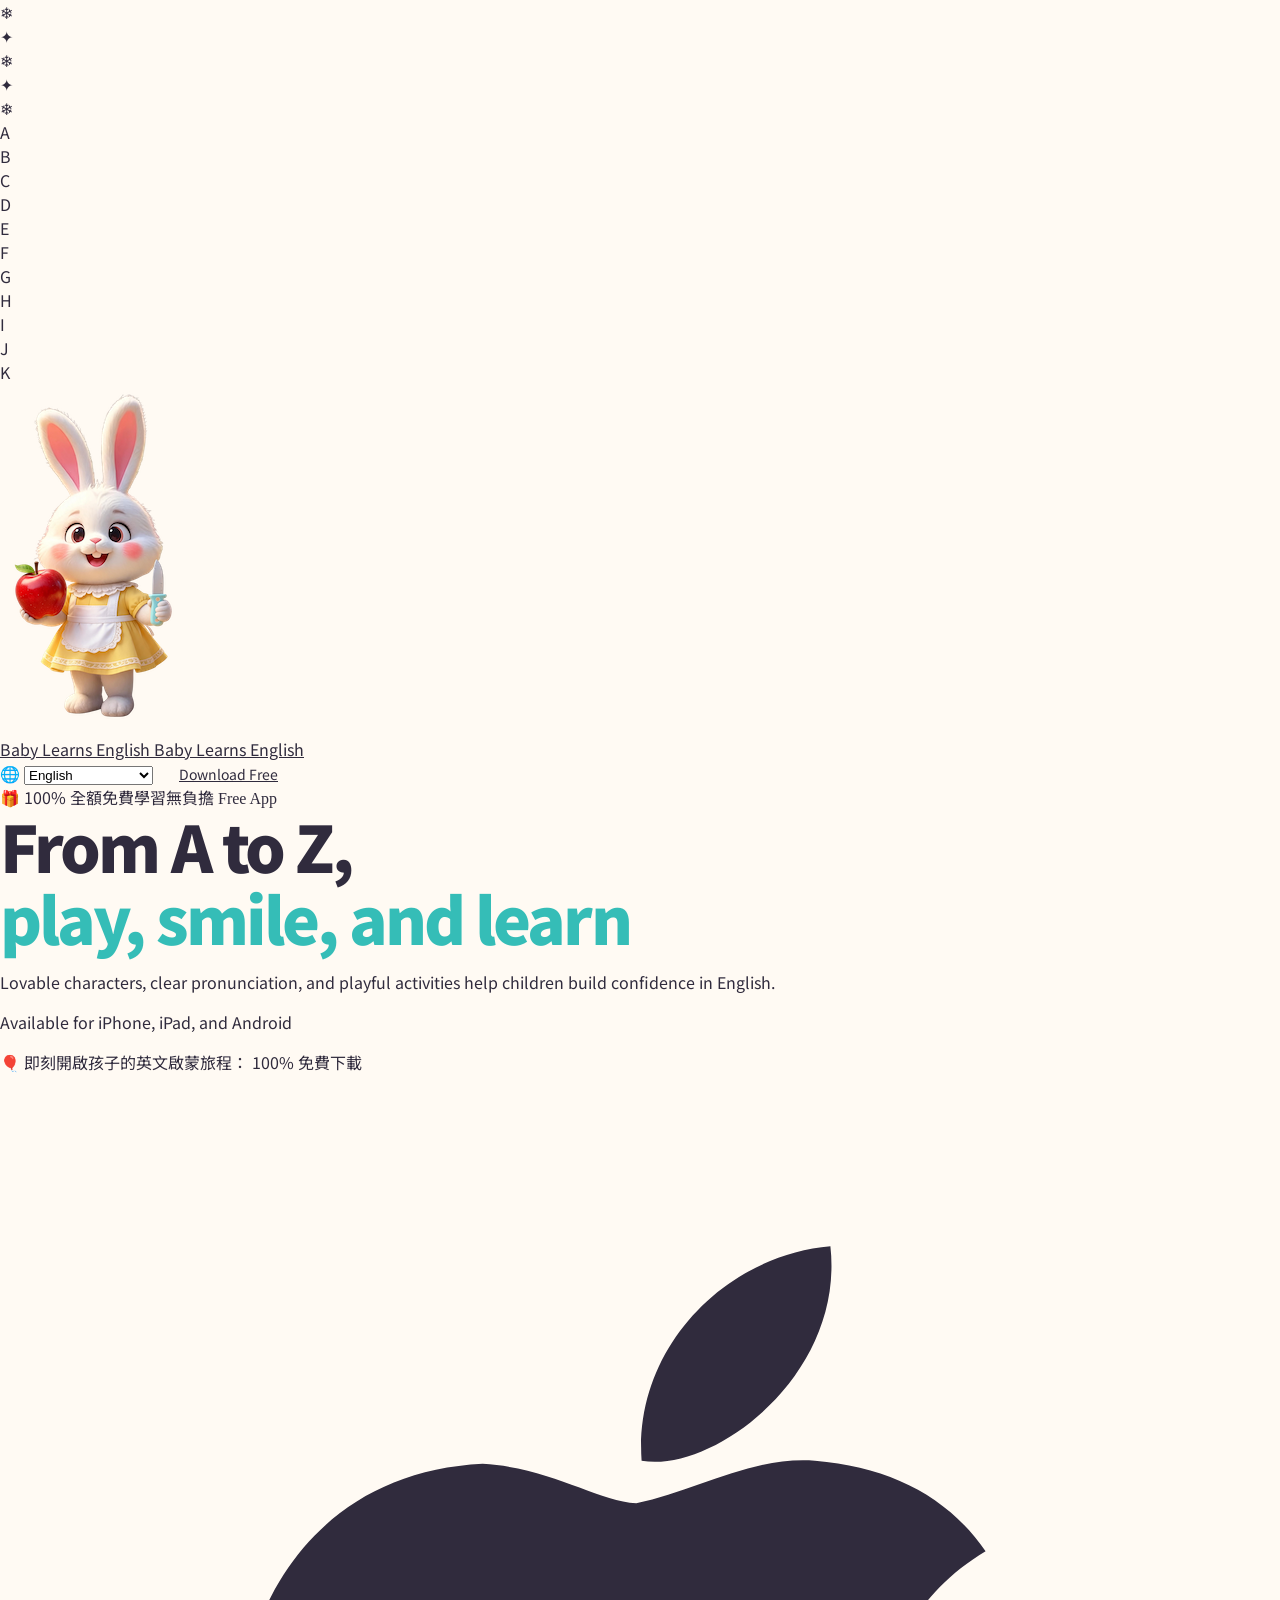
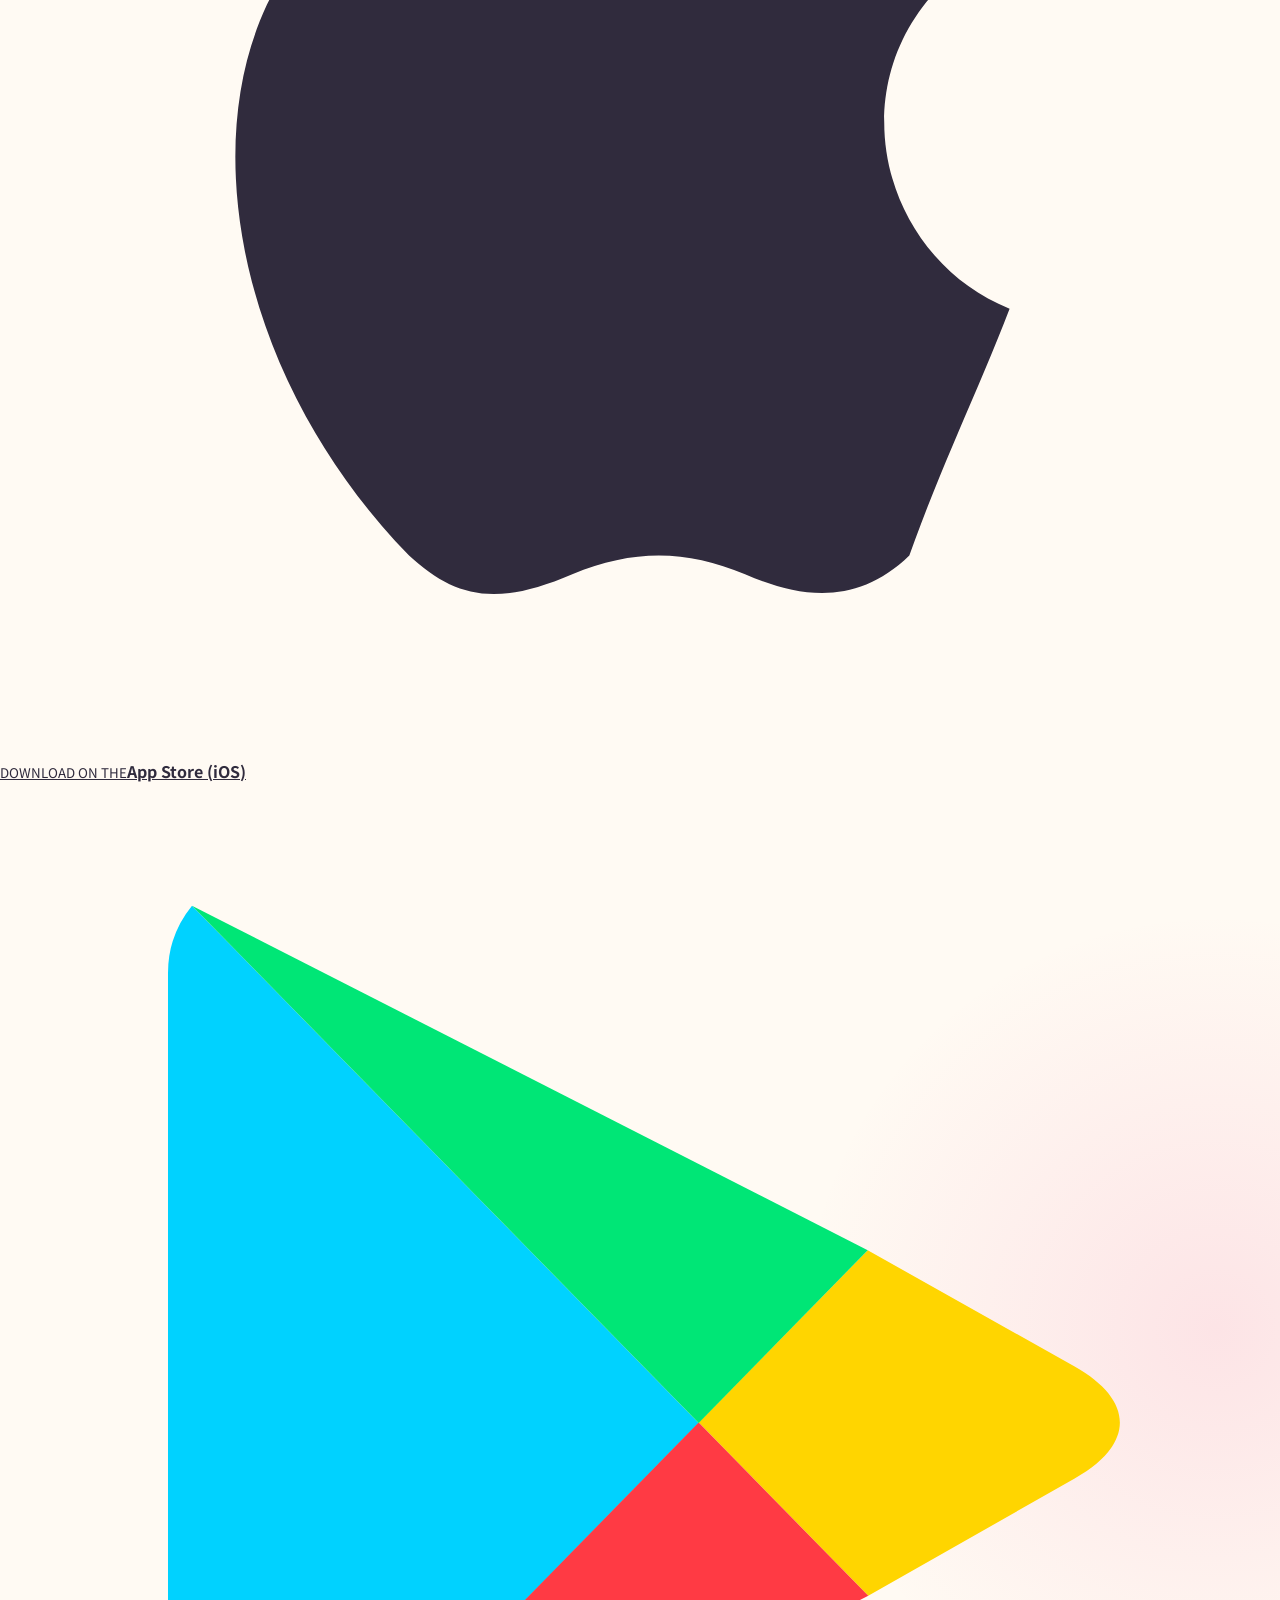
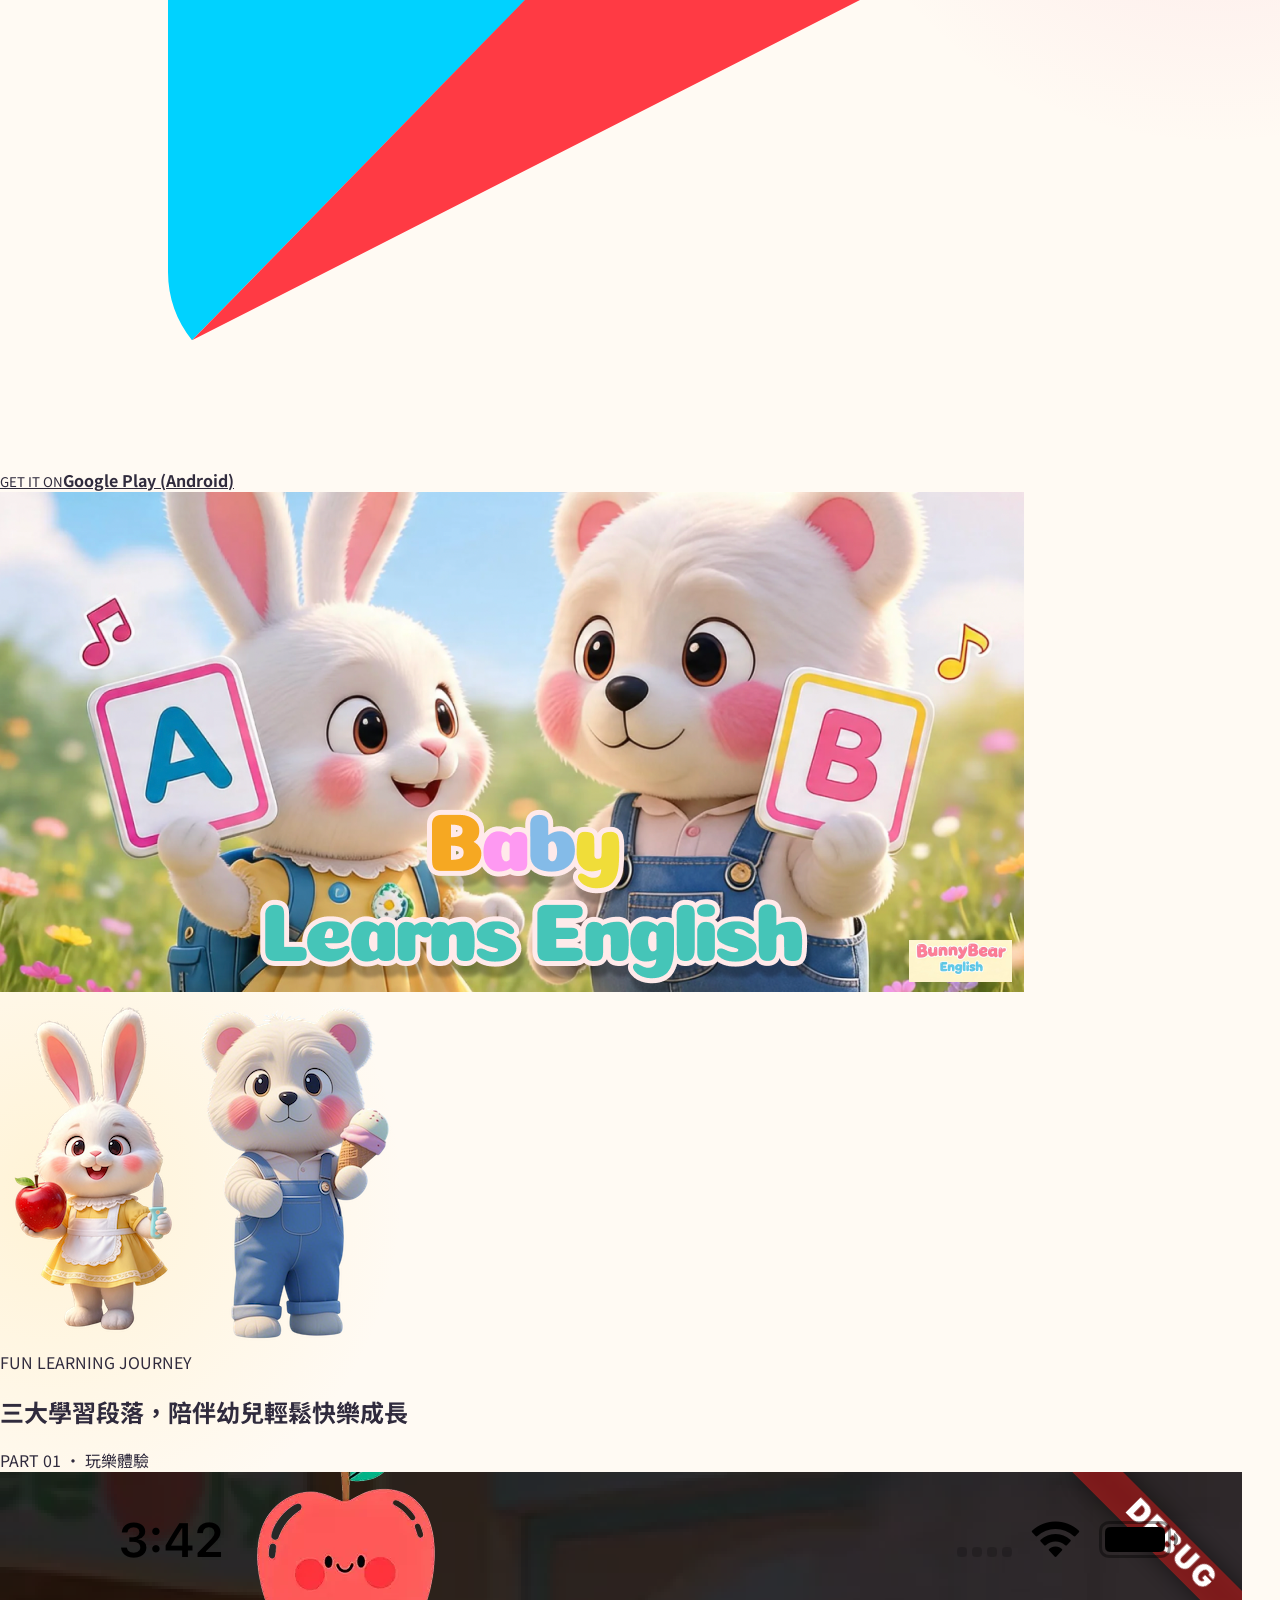
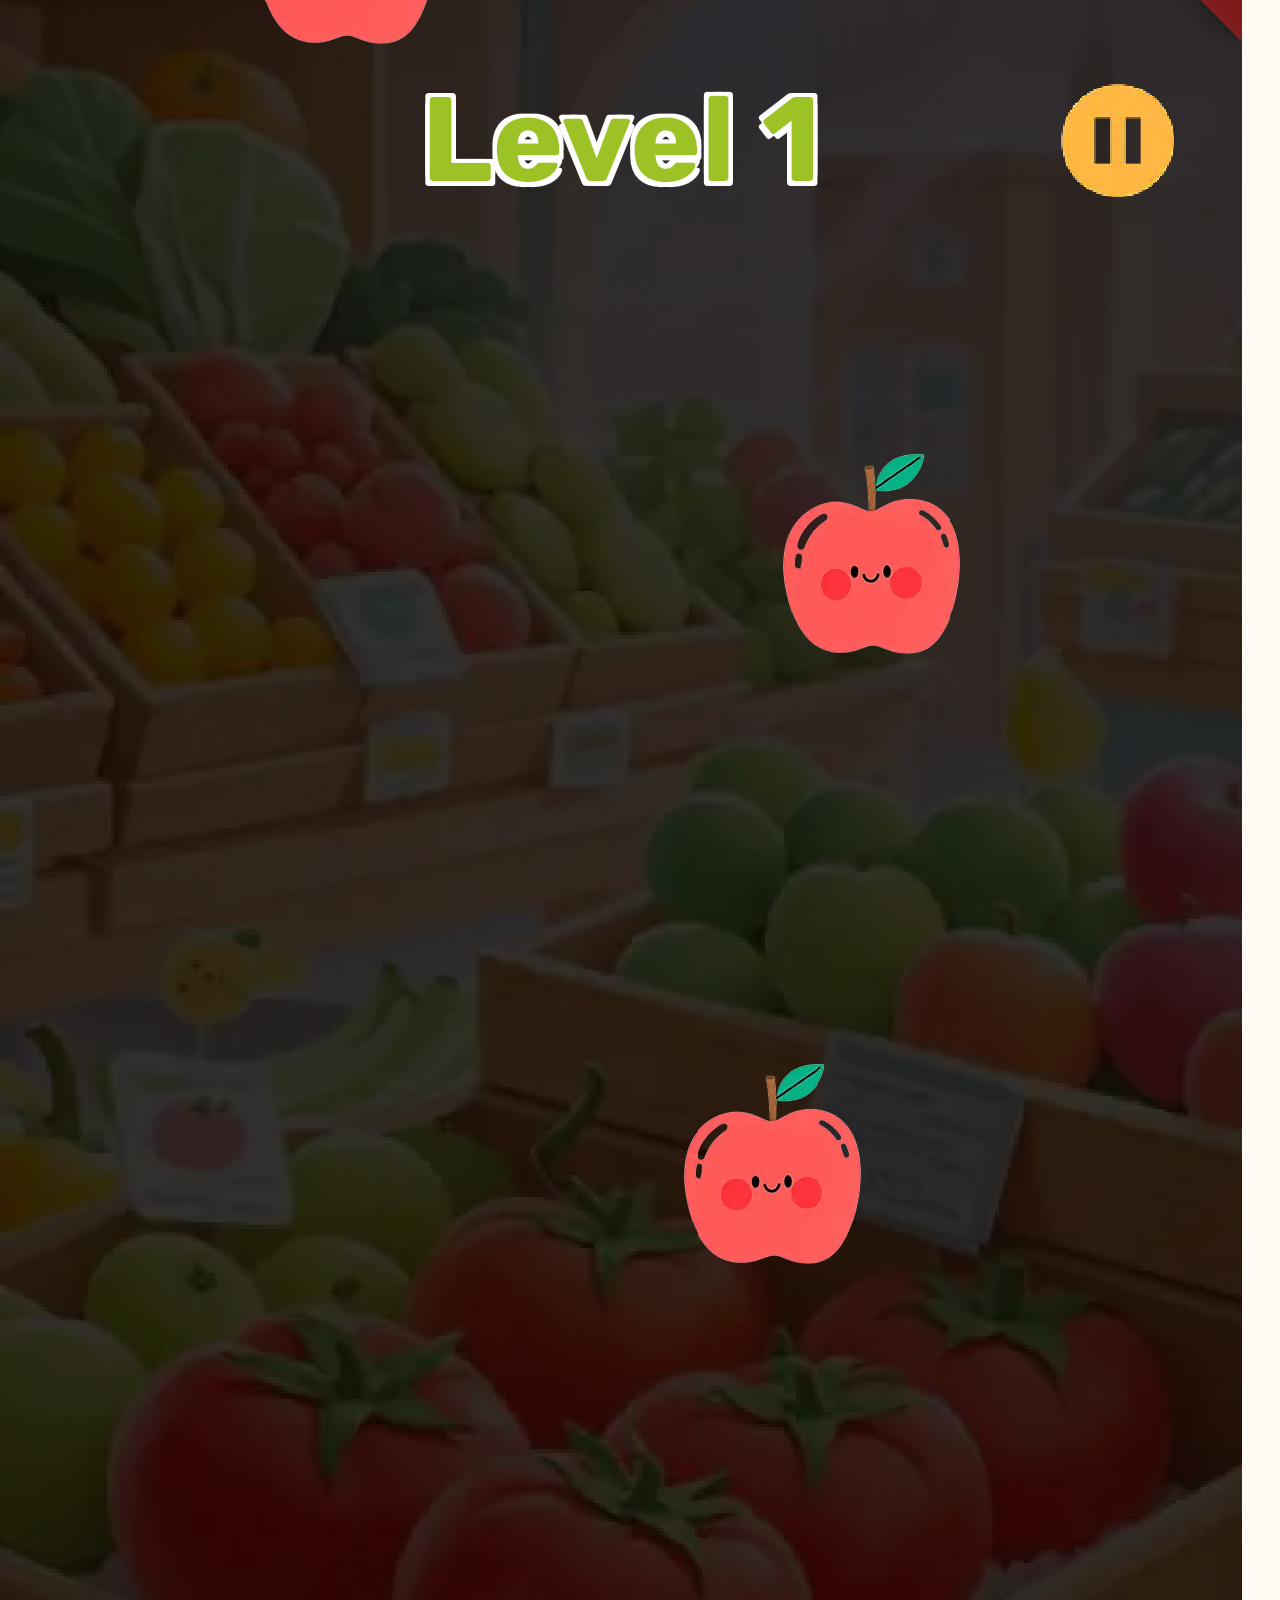
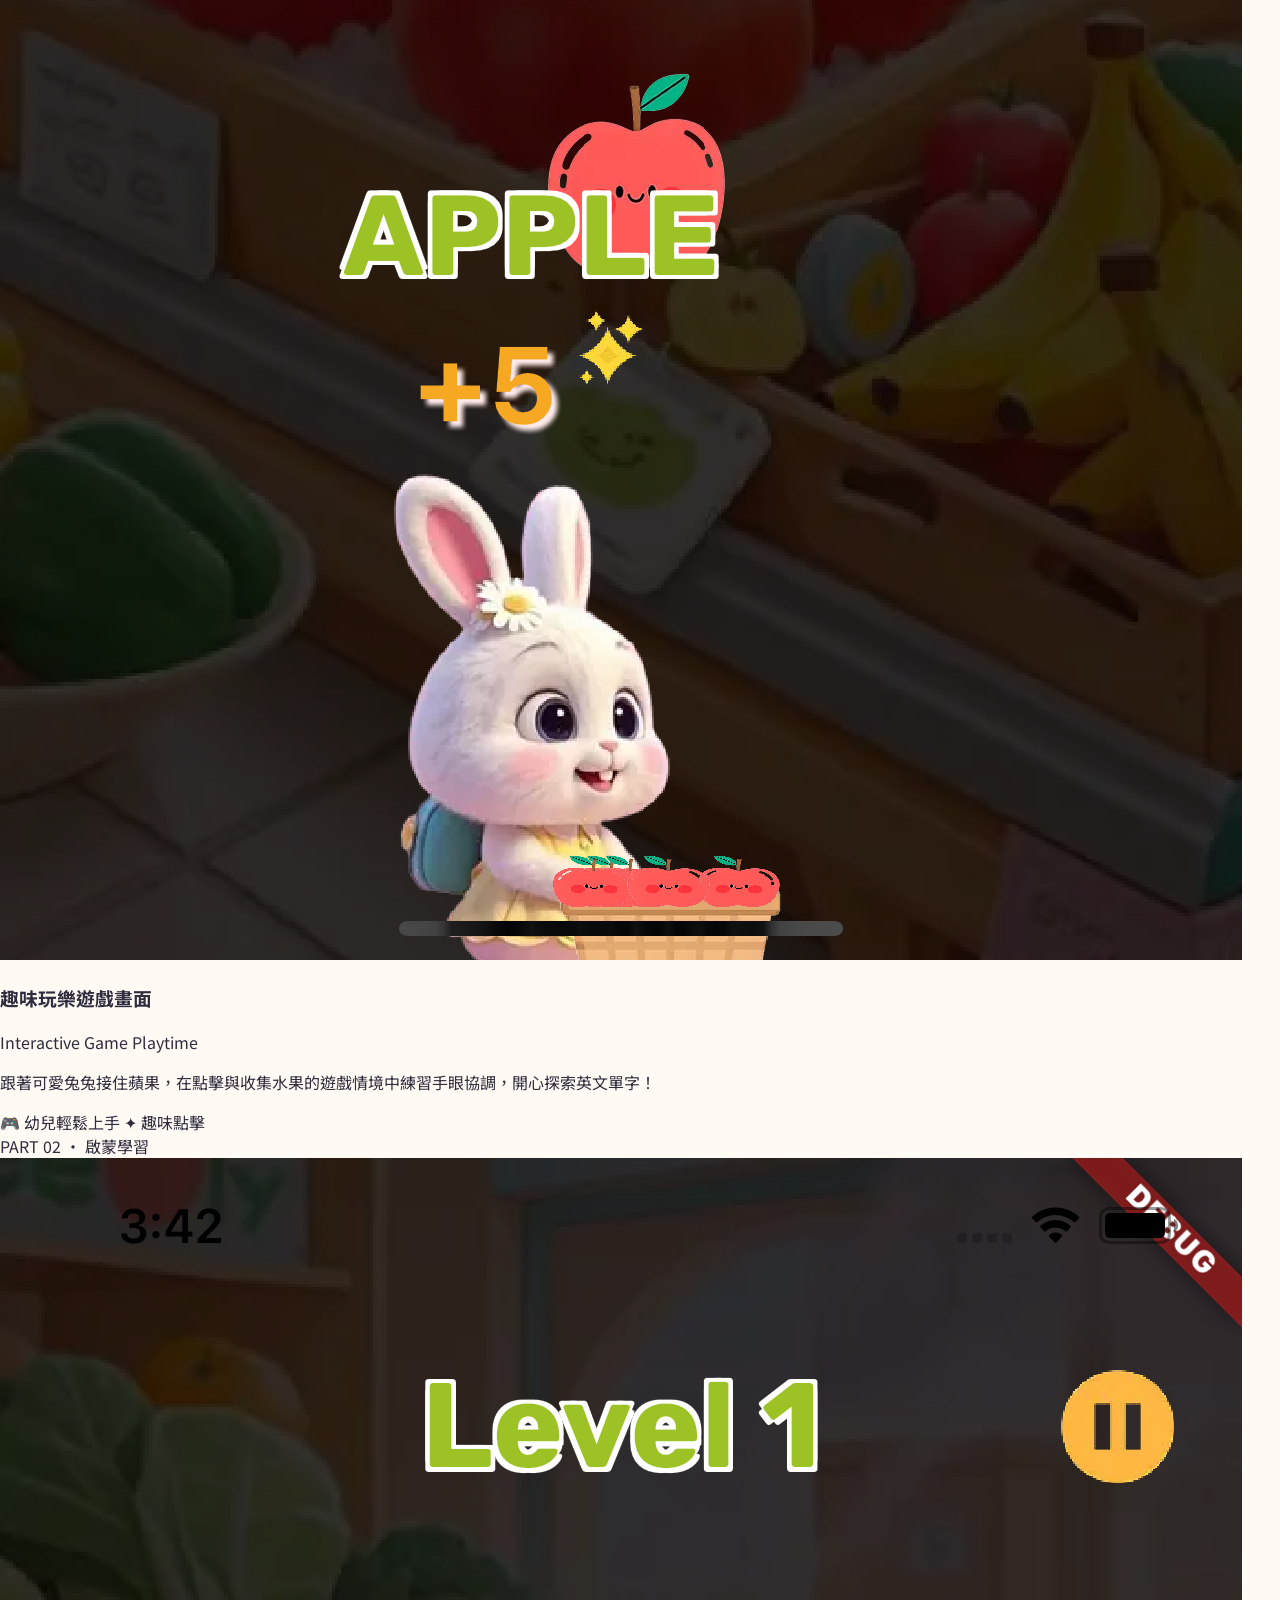
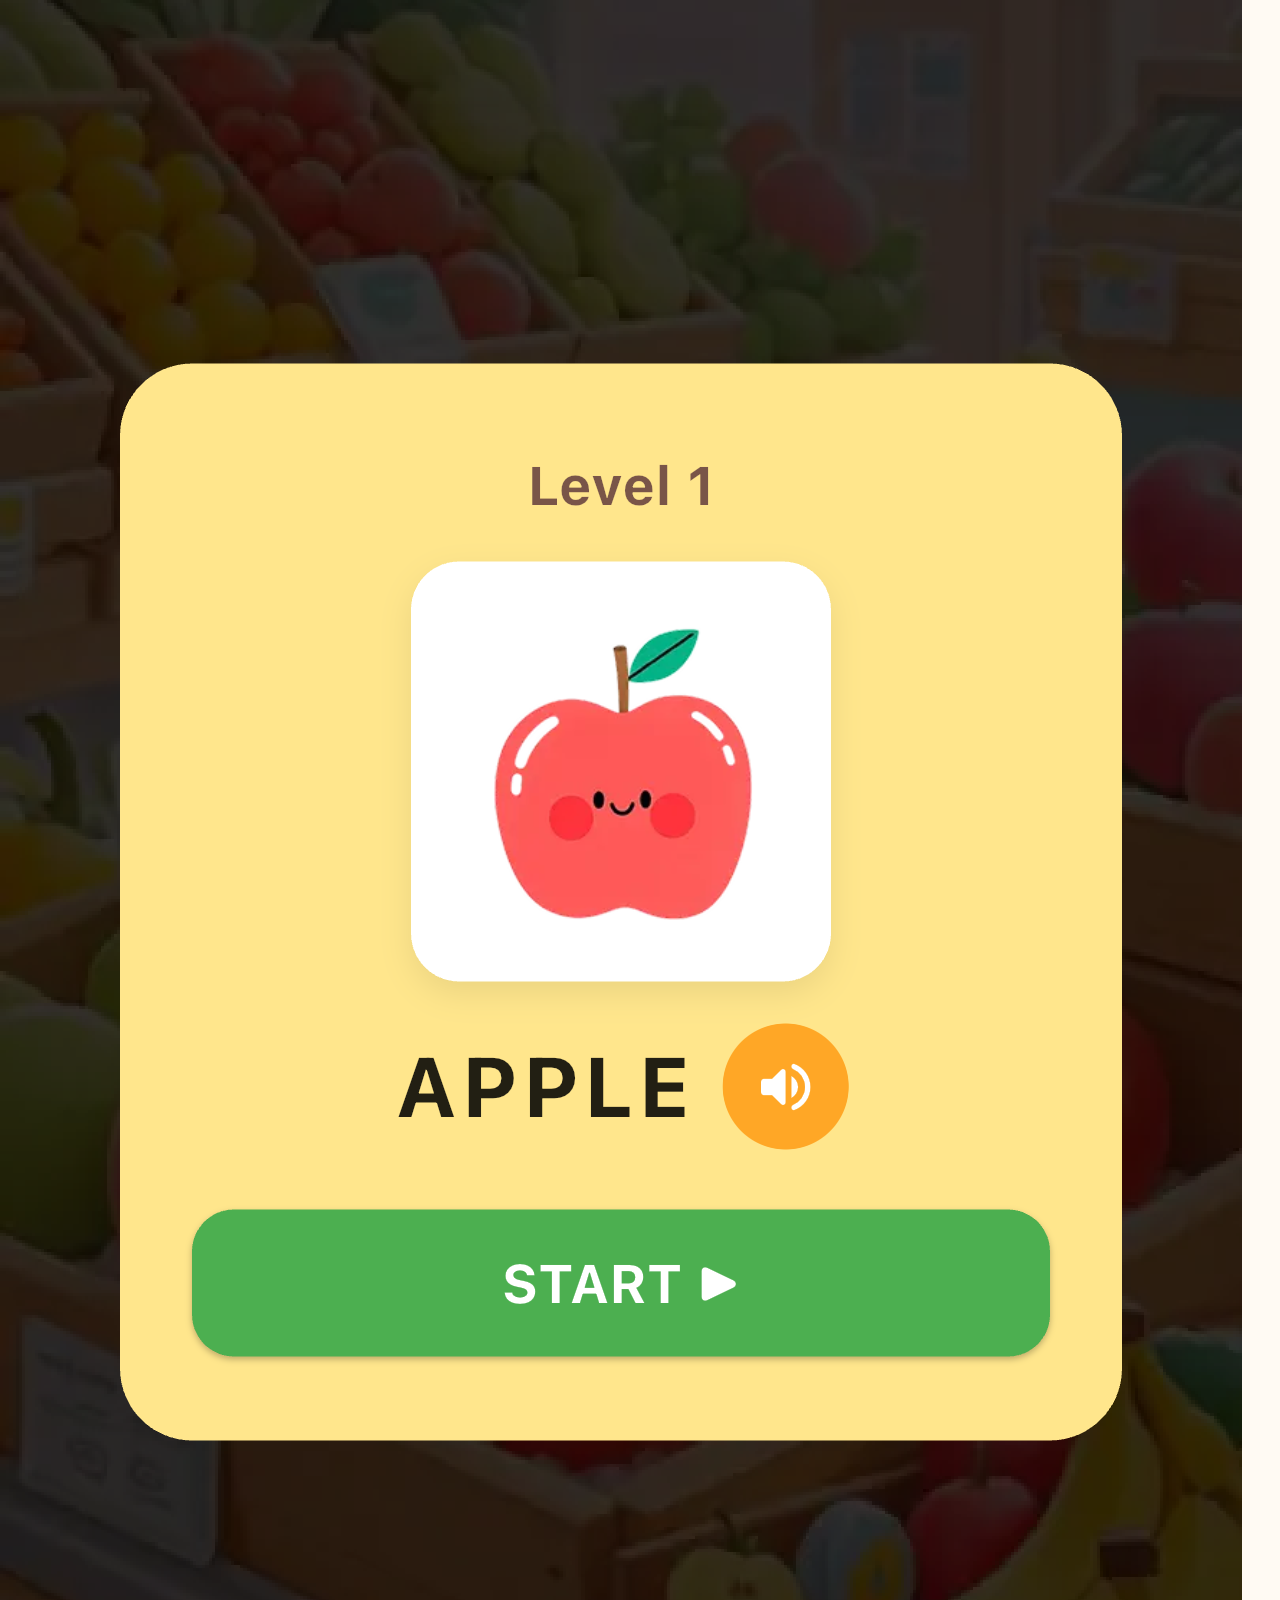
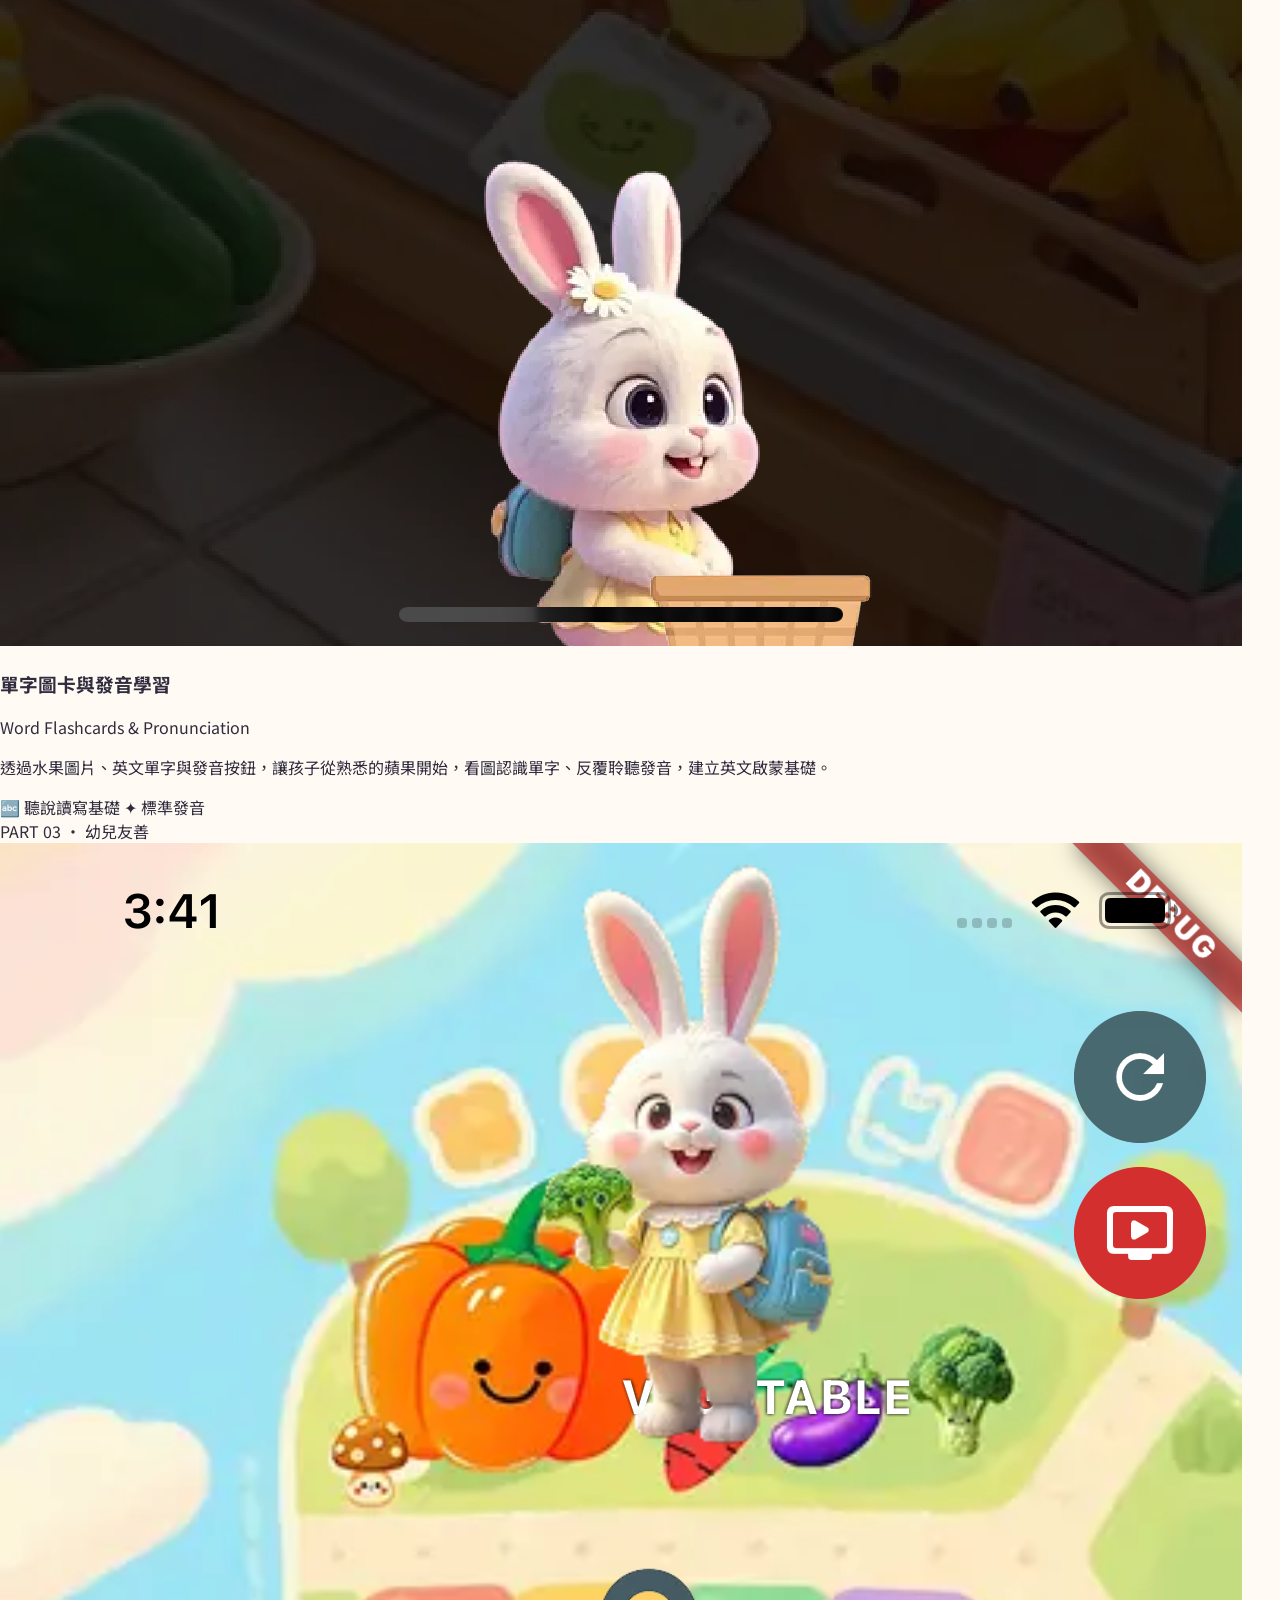
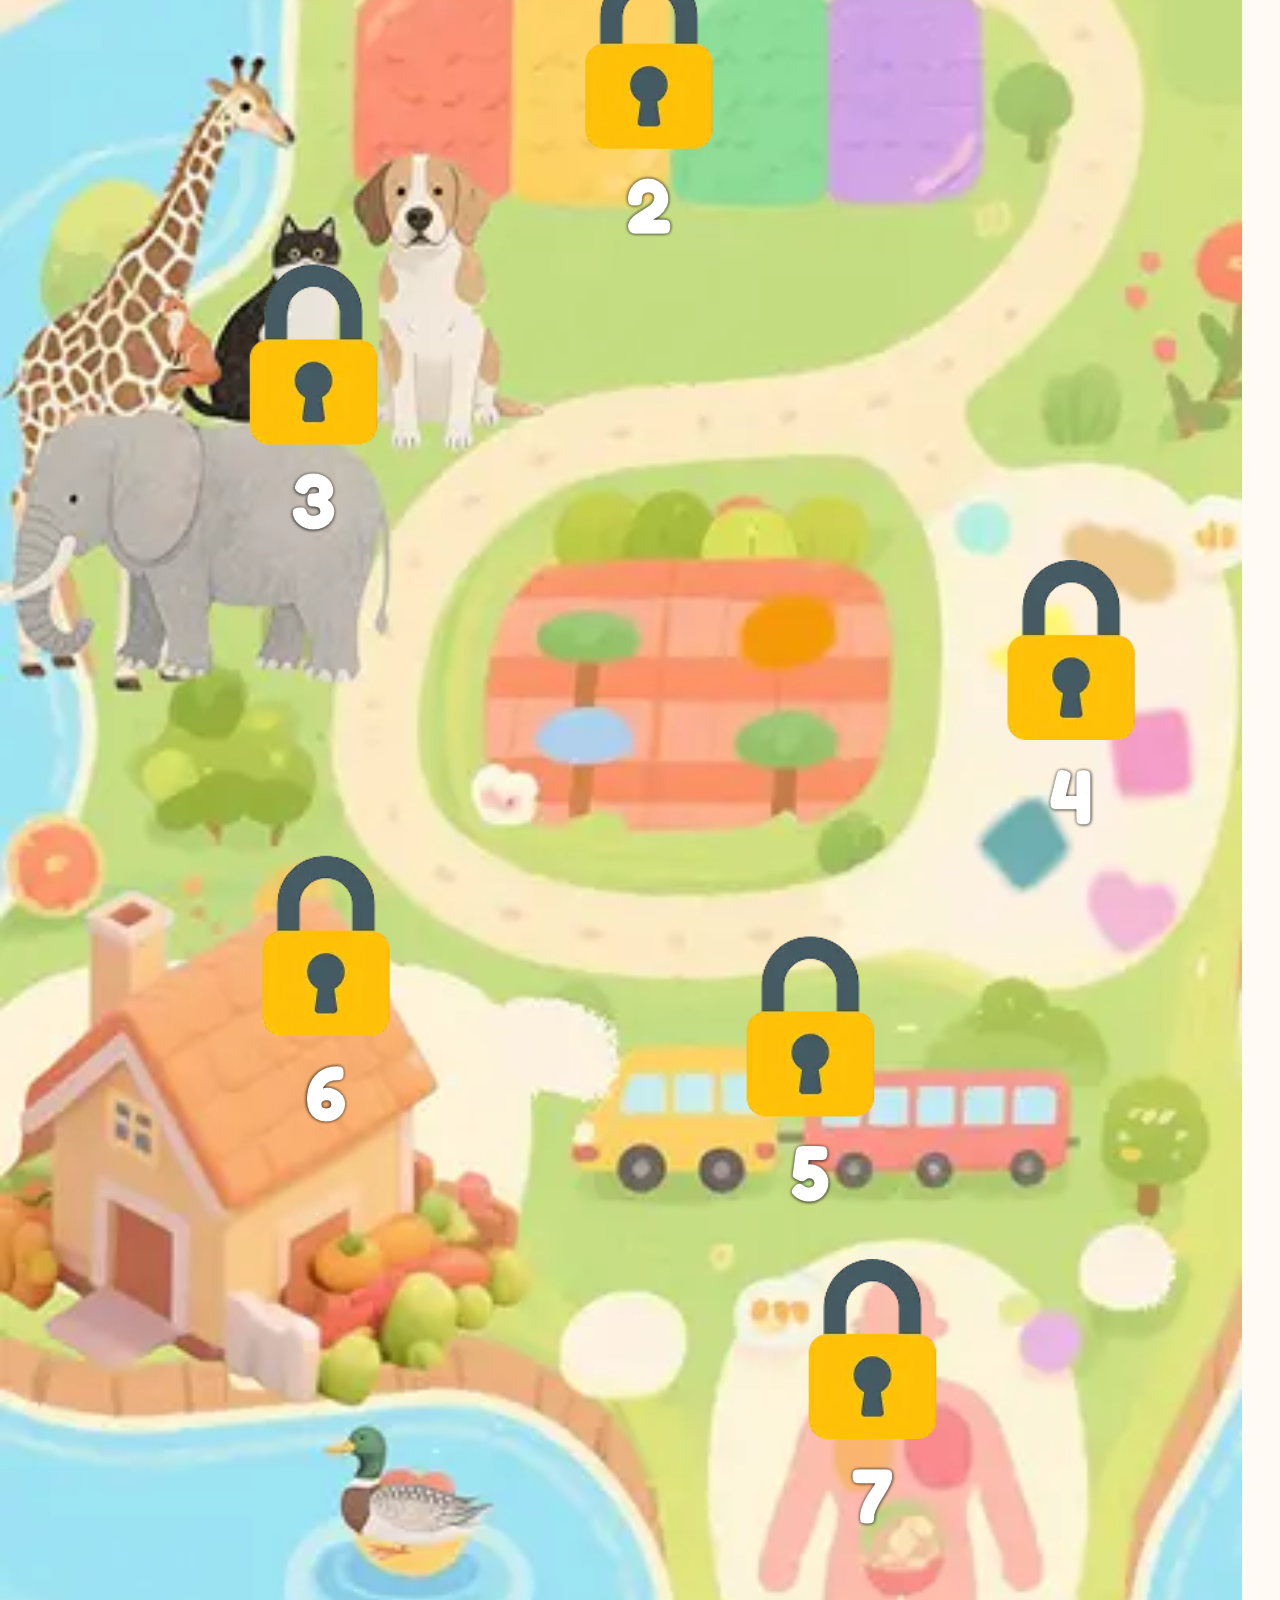
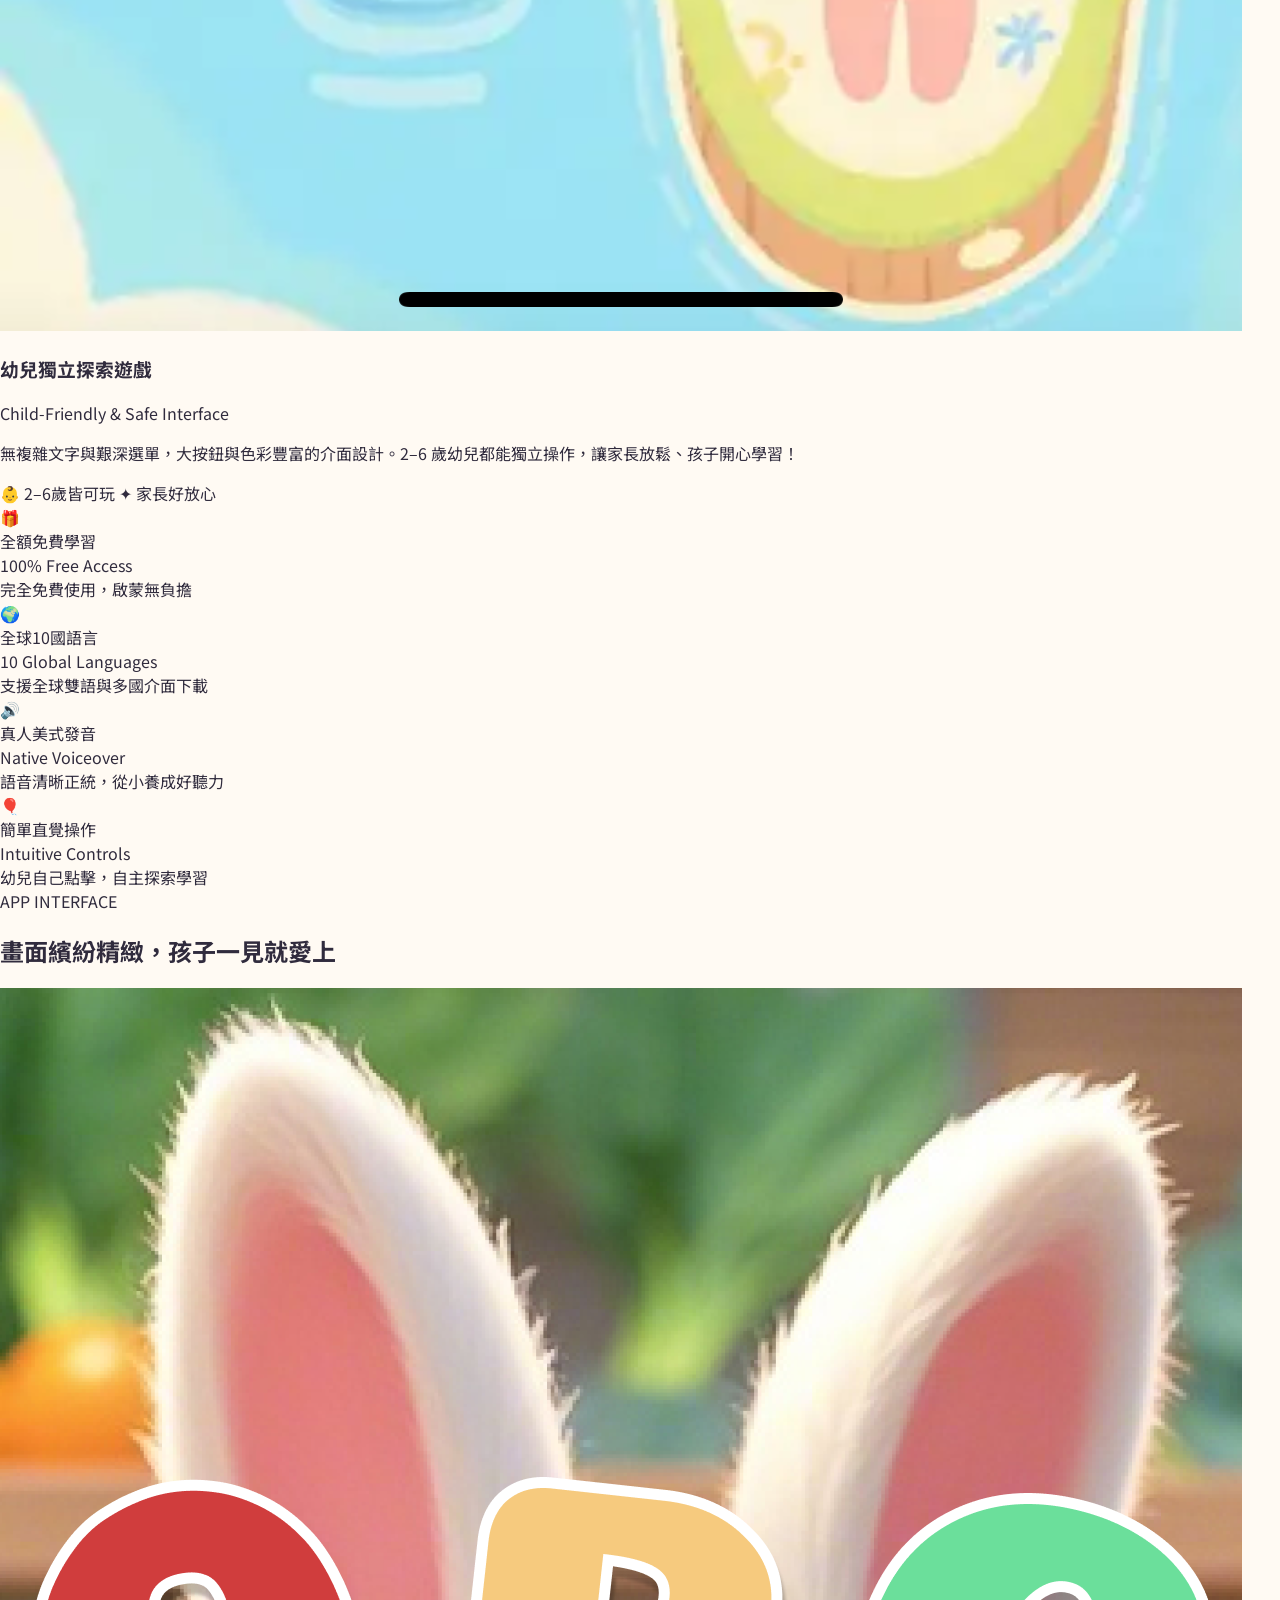
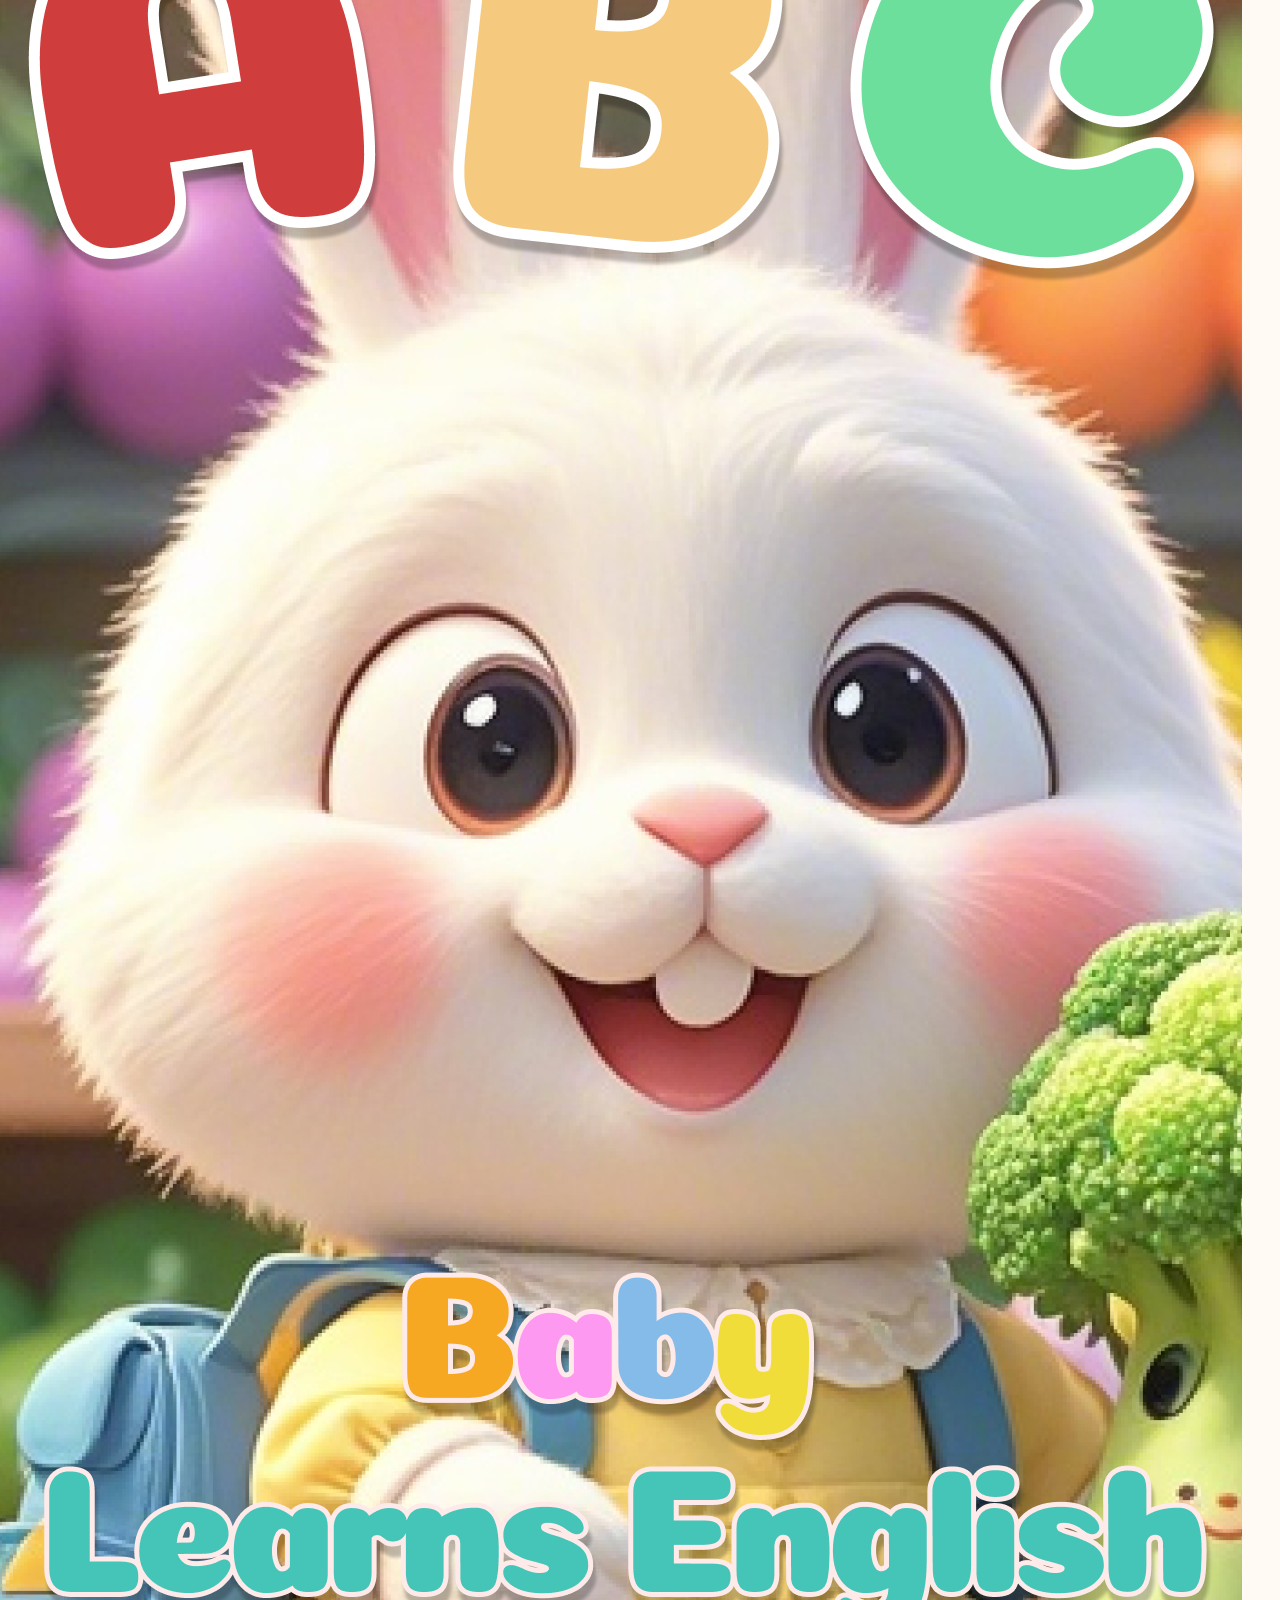
<file: index.html>
<!doctype html>
<html lang="zh-Hant">
  <head>
    <meta charset="utf-8" />
    <meta name="viewport" content="width=device-width, initial-scale=1" />
    <meta name="theme-color" content="#fffaf3" />
    <meta
      name="description"
      content="寶貝學英文｜適合幼兒的英文字母與發音學習 App。透過可愛角色、聲音與趣味互動，陪孩子從 A 到 Z 開心學英文，支援 iPhone、iPad 與 Android。"
    />
    <meta name="robots" content="index,follow,max-image-preview:large" />
    <meta property="og:title" content="寶貝學英文｜幼兒英語學習 App 下載" />
    <meta
      property="og:description"
      content="適合幼兒的英文字母與發音學習 App，陪孩子從 A 到 Z 開心學英文。"
    />
    <meta property="og:image" content="https://qn5566.github.io/BabayLearnEnglish/res/1024_%20500.png" />
    <meta property="og:type" content="website" />
    <link rel="canonical" href="https://qn5566.github.io/BabayLearnEnglish/" />
    <meta property="og:url" content="https://qn5566.github.io/BabayLearnEnglish/" />
    <meta name="twitter:card" content="summary_large_image" />
    <title>寶貝學英文｜幼兒英語學習 App 下載</title>
    <link rel="stylesheet" href="styles.css" />
    <script type="application/ld+json">
      {
        "@context": "https://schema.org",
        "@type": "MobileApplication",
        "name": "寶貝學英文",
        "alternateName": "Baby Learns English",
        "applicationCategory": "EducationalApplication",
        "operatingSystem": "iOS, Android",
        "description": "適合幼兒的英文字母與發音學習 App，透過可愛角色與趣味互動陪孩子從 A 到 Z 開心學英文。",
        "downloadUrl": [
          "https://apps.apple.com/app/id6786215177",
          "https://play.google.com/store/apps/details?id=com.himydream.bunnycatch"
        ],
        "offers": { "@type": "Offer", "price": "0", "priceCurrency": "TWD" }
      }
    </script>
  </head>
  <body>
<div class="ble-wp-landing" id="ble-top">

  <!-- ✨ 特效：萌萌飄雪 + 飄浮英文字母 A B C D E F G H I J K -->
  <div class="ble-bg-floating" aria-hidden="true">
    <div class="ble-snowflake ble-snow-1">❄</div>
    <div class="ble-snowflake ble-snow-2">✦</div>
    <div class="ble-snowflake ble-snow-3">❄</div>
    <div class="ble-snowflake ble-snow-4">✦</div>
    <div class="ble-snowflake ble-snow-5">❄</div>

    <div class="ble-letter ble-l-a">A</div>
    <div class="ble-letter ble-l-b">B</div>
    <div class="ble-letter ble-l-c">C</div>
    <div class="ble-letter ble-l-d">D</div>
    <div class="ble-letter ble-l-e">E</div>
    <div class="ble-letter ble-l-f">F</div>
    <div class="ble-letter ble-l-g">G</div>
    <div class="ble-letter ble-l-h">H</div>
    <div class="ble-letter ble-l-i">I</div>
    <div class="ble-letter ble-l-j">J</div>
    <div class="ble-letter ble-l-k">K</div>
  </div>

  <div class="ble-shell">
    <!-- 頂部導覽列 (含有超大醒目 App Icon) -->
    <nav class="ble-nav" aria-label="頁面導覽">
      <a class="ble-brand" href="#ble-top">
        <div class="ble-brand-icon-wrap">
          <img width="196" height="348" class="ble-app-icon-img" src="res/icon/g7.png" alt="寶貝學英文兔兔角色">
        </div>
        <div>
          <span class="ble-brand-title" data-i18n="appName">寶貝學英文</span>
          <span class="ble-brand-sub">Baby Learns English</span>
        </div>
      </a>
      <div class="ble-nav-actions"><label class="ble-language-picker">
          <span aria-hidden="true">🌐</span>
          <span class="sr-only" data-i18n="languageLabel">選擇語言</span>
          <select id="language-select" aria-label="選擇語言">
            <option value="zh-Hant">繁體中文</option>
            <option value="ja">日本語</option>
            <option value="id">Bahasa Indonesia</option>
            <option value="en">English</option>
            <option value="th">ไทย</option>
            <option value="vi">Tiếng Việt</option>
            <option value="ko">한국어</option>
          </select>
        </label><a class="ble-store ble-store-android" style="height:44px; padding:0 22px; font-size:14px;" href="#ble-download" data-i18n="download">免費下載</a></div>
    </nav>

    <!-- 首頁 Hero 主視覺 -->
    <main>
    <section class="ble-hero" aria-labelledby="hero-title">
      <div class="ble-hero-grid">
        <div>
          <!-- ✨ 亮點：免費宣告 Badge -->
          <div class="ble-free-badge">
            <span>🎁 100% 全額免費學習無負擔</span>
            <span style="font-family:'Fredoka', cursive;">Free App</span>
          </div>

          <!-- ✨ 可愛繽紛標題 (粉綠與淺藍膠囊包覆) -->
          <h1 class="ble-title" id="hero-title" data-i18n-html="hero">
            <span class="ble-t-pink">從 A 到 Z，</span><br>
            陪孩子<span class="ble-t-blue">開心玩</span>、<span class="ble-t-orange">自然學</span>
            <span class="ble-en-sub">Learn ABCs & Phonics with Fun Games!</span>
          </h1>

          <p class="ble-lead" data-i18n="lead">
            專為幼兒啟蒙打造的英文字母與發音學習 App。結合可愛兔兔與小熊角色、生動語音互動與遊戲情境，讓孩子在無壓力、玩樂中建立英文學習的第一份自信！
          </p>

          <p class="ble-device-note" data-i18n="deviceNote">支援 iPhone、iPad 與 Android 裝置</p>
          <!-- 下載卡片 -->
          <div class="ble-download-card" id="ble-download-top">
            <div class="ble-download-head">
              <span>🎈 即刻開啟孩子的英文啟蒙旅程：</span>
              <span class="ble-tag-free">100% 免費下載</span>
            </div>
            <div class="ble-actions">
              <a class="ble-store ble-store-ios" href="https://apps.apple.com/app/id6786215177" target="_blank" rel="noopener noreferrer">
                <svg viewBox="0 0 24 24" aria-hidden="true"><path fill="currentColor" d="M17.05 20.28c-.98.95-2.05.8-3.08.35-1.09-.46-2.09-.48-3.24 0-1.44.62-2.2.44-3.06-.35C2.79 15.25 3.51 7.59 9.05 7.31c1.26.07 2.14.69 2.88.74 1.11-.23 2.17-.89 3.35-.8 1.42.12 2.49.67 3.2 1.7-2.93 1.76-2.23 5.62.45 6.7-.54 1.42-1.24 2.84-1.88 4.63ZM12.03 7.25C11.88 5.14 13.6 3.4 15.57 3.23c.27 2.44-2.22 4.26-3.54 4.02Z"/></svg>
                <div><small>DOWNLOAD ON THE</small><strong>App Store (iOS)</strong></div>
              </a>
              <a class="ble-store ble-store-android" href="https://play.google.com/store/apps/details?id=com.himydream.bunnycatch" target="_blank" rel="noopener noreferrer">
                <svg viewBox="0 0 24 24" aria-hidden="true"><path fill="#00d2ff" d="M3.6 2.3a2 2 0 0 0-.45 1.28v16.84c0 .48.16.92.45 1.28l9.5-9.7-9.5-9.7Z"/><path fill="#ffd500" d="m16.27 8.76-3.17 3.23 3.18 3.25 3.87-2.2c1.13-.64 1.13-1.46 0-2.1l-3.88-2.18Z"/><path fill="#ff3a44" d="m3.6 21.7 12.68-6.46-3.18-3.25-9.5 9.71Z"/><path fill="#00e676" d="M3.6 2.3 13.1 12l3.17-3.24L3.6 2.3Z"/></svg>
                <div><small>GET IT ON</small><strong>Google Play (Android)</strong></div>
              </a>
            </div>
          </div>
        </div>

        <!-- 右側 Hero 大圖展示 -->
        <div class="ble-hero-visual">
          <div class="ble-hero-frame">
            <img width="1024" height="500" src="res/1024_%20500.png" alt="寶貝學英文：可愛兔兔和小熊陪孩子認識英文字母">
          </div>
          <div class="ble-hero-characters" aria-hidden="true">
            <img width="196" height="348" src="res/icon/g7.png" alt="">
            <img width="196" height="339" src="res/icon/g2.png" alt="">
          </div>
        </div>
      </div>
    </section>

    <!-- ✨ 三大學習段落介紹 (淺綠、淺藍、粉橘) -->
    <div class="ble-sections">
      <div class="ble-sec-head">
        <div class="ble-sec-tag">FUN LEARNING JOURNEY</div>
        <h2 class="ble-sec-title">三大學習段落，陪伴幼兒輕鬆快樂成長</h2>
      </div>

      <div class="ble-three-grid">
        <!-- 段落 1：淺綠風格 -->
        <article class="ble-part-card ble-part-1">
          <div>
            <span class="ble-part-badge">PART 01 ・ 玩樂體驗</span>
            <div class="ble-part-img">
              <img width="1242" height="2688" loading="lazy" decoding="async" src="res/screenshot/07.png" alt="兔兔接蘋果遊戲：收集水果並獲得分數">
            </div>
            <div class="ble-part-content">
              <h3>趣味玩樂遊戲畫面</h3>
              <span class="ble-part-en">Interactive Game Playtime</span>
              <p class="ble-part-desc">
                跟著可愛兔兔接住蘋果，在點擊與收集水果的遊戲情境中練習手眼協調，開心探索英文單字！
              </p>
            </div>
          </div>
          <div class="ble-part-footer">
            <span>🎮 幼兒輕鬆上手</span>
            <span>✦ 趣味點擊</span>
          </div>
        </article>

        <!-- 段落 2：淺藍風格 -->
        <article class="ble-part-card ble-part-2">
          <div>
            <span class="ble-part-badge">PART 02 ・ 啟蒙學習</span>
            <div class="ble-part-img">
              <img width="1242" height="2688" loading="lazy" decoding="async" src="res/screenshot/06.png" alt="英文單字圖卡：蘋果圖片、APPLE 單字與發音按鈕">
            </div>
            <div class="ble-part-content">
              <h3>單字圖卡與發音學習</h3>
              <span class="ble-part-en">Word Flashcards & Pronunciation</span>
              <p class="ble-part-desc">
                透過水果圖片、英文單字與發音按鈕，讓孩子從熟悉的蘋果開始，看圖認識單字、反覆聆聽發音，建立英文啟蒙基礎。
              </p>
            </div>
          </div>
          <div class="ble-part-footer">
            <span>🔤 聽說讀寫基礎</span>
            <span>✦ 標準發音</span>
          </div>
        </article>

        <!-- 段落 3：粉橘風格 -->
        <article class="ble-part-card ble-part-3">
          <div>
            <span class="ble-part-badge">PART 03 ・ 幼兒友善</span>
            <div class="ble-part-img">
              <img width="1242" height="2688" loading="lazy" decoding="async" src="res/screenshot/05.png" alt="幼兒遊戲關卡地圖：沿著彩色路線探索學習關卡">
            </div>
            <div class="ble-part-content">
              <h3>幼兒獨立探索遊戲</h3>
              <span class="ble-part-en">Child-Friendly & Safe Interface</span>
              <p class="ble-part-desc">
                無複雜文字與艱深選單，大按鈕與色彩豐富的介面設計。2–6 歲幼兒都能獨立操作，讓家長放鬆、孩子開心學習！
              </p>
            </div>
          </div>
          <div class="ble-part-footer">
            <span>👶 2–6歲皆可玩</span>
            <span>✦ 家長好放心</span>
          </div>
        </article>
      </div>
    </div>

    <!-- 4 大啟蒙亮點特色條 -->
    <div class="ble-highlights">
      <div class="ble-hl-item">
        <div class="ble-hl-icon">🎁</div>
        <div class="ble-hl-title">全額免費學習</div>
        <div class="ble-hl-en">100% Free Access</div>
        <div class="ble-hl-desc">完全免費使用，啟蒙無負擔</div>
      </div>
      <div class="ble-hl-item">
        <div class="ble-hl-icon">🌍</div>
        <div class="ble-hl-title">全球10國語言</div>
        <div class="ble-hl-en">10 Global Languages</div>
        <div class="ble-hl-desc">支援全球雙語與多國介面下載</div>
      </div>
      <div class="ble-hl-item">
        <div class="ble-hl-icon">🔊</div>
        <div class="ble-hl-title">真人美式發音</div>
        <div class="ble-hl-en">Native Voiceover</div>
        <div class="ble-hl-desc">語音清晰正統，從小養成好聽力</div>
      </div>
      <div class="ble-hl-item">
        <div class="ble-hl-icon">🎈</div>
        <div class="ble-hl-title">簡單直覺操作</div>
        <div class="ble-hl-en">Intuitive Controls</div>
        <div class="ble-hl-desc">幼兒自己點擊，自主探索學習</div>
      </div>
    </div>

    <!-- ✨ 實機遊戲畫面藝廊 (改為清爽柔和淺藍色底色 #EBF4FF) -->
    <div class="ble-gallery-sec">
      <div class="ble-shell">
        <div class="ble-sec-head">
          <div class="ble-sec-tag">APP INTERFACE</div>
          <h2 class="ble-sec-title">畫面繽紛精緻，孩子一見就愛上</h2>
        </div>
        <div class="ble-gallery">
          <div class="ble-shot-card">
            <img width="1242" height="2688" loading="lazy" decoding="async" src="res/screenshot/01.png" alt="兔兔與 ABC 英文字母主視覺">
            <div class="ble-shot-title">兔兔陪你學 ABC</div>
            <div class="ble-shot-en">Learn ABCs with Bunny</div>
          </div>
          <div class="ble-shot-card">
            <img width="1242" height="2688" loading="lazy" decoding="async" src="res/screenshot/02.png" alt="水果主題與兔兔角色介紹畫面">
            <div class="ble-shot-title">水果主題探索</div>
            <div class="ble-shot-en">Fruit Theme</div>
          </div>
          <div class="ble-shot-card">
            <img width="1242" height="2688" loading="lazy" decoding="async" src="res/screenshot/03.png" alt="繽紛蔬果與兔兔角色介紹畫面">
            <div class="ble-shot-title">繽紛蔬果世界</div>
            <div class="ble-shot-en">Vegetable World</div>
          </div>
          <div class="ble-shot-card">
            <img width="1242" height="2688" loading="lazy" decoding="async" src="res/screenshot/04.png" alt="小熊與彩色冰淇淋的顏色主題畫面">
            <div class="ble-shot-title">顏色主題探索</div>
            <div class="ble-shot-en">Explore Colors</div>
          </div>
          <div class="ble-shot-card">
            <img width="1242" height="2688" loading="lazy" decoding="async" src="res/screenshot/05.png" alt="彩色路線與遊戲關卡地圖">
            <div class="ble-shot-title">冒險關卡地圖</div>
            <div class="ble-shot-en">Adventure Map</div>
          </div>
          <div class="ble-shot-card">
            <img width="1242" height="2688" loading="lazy" decoding="async" src="res/screenshot/06.png" alt="APPLE 蘋果單字學習圖卡與發音按鈕">
            <div class="ble-shot-title">單字與發音圖卡</div>
            <div class="ble-shot-en">Word Flashcards</div>
          </div>
          <div class="ble-shot-card">
            <img width="1242" height="2688" loading="lazy" decoding="async" src="res/screenshot/07.png" alt="兔兔接蘋果互動遊戲與得分畫面">
            <div class="ble-shot-title">趣味接水果遊戲</div>
            <div class="ble-shot-en">Fruit Catching Game</div>
          </div>
        </div>
      </div>
    </div>

    <!-- ✨ FAQ 常見問題 (改為清爽柔和淺藍色底色 #EBF4FF) -->
    <div class="ble-faq-sec">
      <div class="ble-sec-head" style="margin-bottom:35px;">
        <div class="ble-sec-tag">FREQUENTLY ASKED QUESTIONS</div>
        <h2 class="ble-sec-title">家長常見問題 FAQ (Bilingual)</h2>
      </div>
      <div class="ble-faq-grid">
        <!-- 淺綠 FAQ -->
        <div class="ble-faq-item ble-faq-f1">
          <h3>這是一款免費的學習 App 嗎？</h3>
          <span class="ble-faq-en-q">Is this a free learning App?</span>
          <p>是的！「寶貝學英文」為全額免費提供下載與學習使用，讓家長無須負擔訂閱費用，輕鬆給孩子最好的英文啟蒙。</p>
          <span class="ble-faq-en-a">Yes! "Baby Learns English" is 100% free to download and play with no hidden subscription fees.</span>
        </div>
        <!-- 淺藍 FAQ -->
        <div class="ble-faq-item ble-faq-f2">
          <h3>支援全球哪些語言下載？</h3>
          <span class="ble-faq-en-q">Which global languages are supported?</span>
          <p>本 App 支援全球 10 國語言，包含繁體中文、簡體中文、英文、日文、韓文、法文、德文、西班牙文、越南文與泰文，方便各國家庭下載體驗！</p>
          <span class="ble-faq-en-a">We support 10 global languages (English, Chinese, Japanese, Korean, Spanish, French, German, Vietnamese, Thai, etc.) for kids worldwide!</span>
        </div>
        <!-- 粉橘 FAQ -->
        <div class="ble-faq-item ble-faq-f3">
          <h3>適合幾歲的小朋友使用？</h3>
          <span class="ble-faq-en-q">What age group is this designed for?</span>
          <p>主要專為 2 至 6 歲的幼兒與學齡前兒童設計。大按鈕與遊戲化互動，讓小寶寶也能輕鬆獨立點擊操作。</p>
          <span class="ble-faq-en-a">Designed for toddlers and preschoolers aged 2–6. Easy touch controls allow kids to explore independently.</span>
        </div>
        <!-- 粉紫 FAQ -->
        <div class="ble-faq-item ble-faq-f4">
          <h3>支援哪些手機與平板裝置？</h3>
          <span class="ble-faq-en-q">Which devices are supported?</span>
          <p>寶貝學英文完整支援 iOS (iPhone / iPad) 與 Android 系統，點擊下方按鈕即可免費下載安裝！</p>
          <span class="ble-faq-en-a">Fully supports both iOS (iPhone/iPad) and Android devices. Download for free today!</span>
        </div>
      </div>
    </div>

    <!-- ✨ 底部大下載區：粉藍 (#A2D2FF) 到 粉綠 (#B7E4C7) 柔和淺色漸層 -->
    <div class="ble-bottom-cta" id="ble-download">
      <div class="ble-global-badge">🌐 支援全球 10 國語言下載 ｜ Available in 10 Languages</div>
      <h2>給孩子最歡樂的英文啟蒙禮物！</h2>
      <div class="ble-cta-sub">Start Learning ABCs Today - 100% FREE</div>
      <p>立刻免費下載「寶貝學英文」，讓可愛的角色與好玩的遊戲，陪寶寶邊玩邊學！</p>
      <div class="ble-actions">
        <a class="ble-store ble-store-ios" href="https://apps.apple.com/app/id6786215177" target="_blank" rel="noopener noreferrer">
          <svg viewBox="0 0 24 24" aria-hidden="true"><path fill="currentColor" d="M17.05 20.28c-.98.95-2.05.8-3.08.35-1.09-.46-2.09-.48-3.24 0-1.44.62-2.2.44-3.06-.35C2.79 15.25 3.51 7.59 9.05 7.31c1.26.07 2.14.69 2.88.74 1.11-.23 2.17-.89 3.35-.8 1.42.12 2.49.67 3.2 1.7-2.93 1.76-2.23 5.62.45 6.7-.54 1.42-1.24 2.84-1.88 4.63ZM12.03 7.25C11.88 5.14 13.6 3.4 15.57 3.23c.27 2.44-2.22 4.26-3.54 4.02Z"/></svg>
          <div><small>DOWNLOAD ON THE</small><strong>App Store (iOS)</strong></div>
        </a>
        <a class="ble-store ble-store-android" href="https://play.google.com/store/apps/details?id=com.himydream.bunnycatch" target="_blank" rel="noopener noreferrer">
          <svg viewBox="0 0 24 24" aria-hidden="true"><path fill="#00d2ff" d="M3.6 2.3a2 2 0 0 0-.45 1.28v16.84c0 .48.16.92.45 1.28l9.5-9.7-9.5-9.7Z"/><path fill="#ffd500" d="m16.27 8.76-3.17 3.23 3.18 3.25 3.87-2.2c1.13-.64 1.13-1.46 0-2.1l-3.88-2.18Z"/><path fill="#ff3a44" d="m3.6 21.7 12.68-6.46-3.18-3.25-9.5 9.71Z"/><path fill="#00e676" d="M3.6 2.3 13.1 12l3.17-3.24L3.6 2.3Z"/></svg>
          <div><small>GET IT ON</small><strong>Google Play (Android)</strong></div>
        </a>
      </div>
    </div>

    </main>

    <!-- 頁尾 -->
    <footer class="ble-footer">
      <p>寶貝學英文 Baby Learns English © <span id="year">2026</span> ｜ 免費幼兒英文啟蒙 App ｜ 聯絡信箱：sohotguys@gmail.com</p>
    <a href="#ble-top" data-i18n="backToTop">回到上方 ↑</a>
    </footer>
  </div>
</div>

    <script src="translations.js"></script>
  </body>
</html>
</file>
<file: styles.css>
@import url('https://fonts.googleapis.com/css2?family=Nunito:wght@600;700;800;900&family=Noto+Sans+TC:wght@400;600;700;800&display=swap');

:root {
  --ink: #302b3d;
  --muted: #6f6878;
  --pink: #ee5c96;
  --pink-dark: #ce3c77;
  --aqua: #35bdb7;
  --cream: #fffaf3;
  --white: #ffffff;
  --shadow: 0 24px 70px rgba(96, 65, 93, .16);
}

* { box-sizing: border-box; }
html { scroll-behavior: smooth; }
body {
  margin: 0;
  color: var(--ink);
  background:
    radial-gradient(circle at 4% 12%, rgba(255, 218, 111, .22), transparent 22rem),
    radial-gradient(circle at 95% 8%, rgba(238, 92, 150, .14), transparent 26rem),
    var(--cream);
  font-family: 'Noto Sans TC', sans-serif;
}
a { color: inherit; }

.site-header {
  width: min(1180px, calc(100% - 40px));
  height: 88px;
  margin: auto;
  display: flex;
  align-items: center;
  justify-content: space-between;
}
.brand { display: flex; align-items: center; gap: 11px; text-decoration: none; }
.brand-mark {
  width: 43px; height: 43px; display: grid; place-items: center;
  border-radius: 14px; background: linear-gradient(145deg, #ff91ba, var(--pink));
  color: white; font: 900 25px/1 'Nunito', sans-serif;
  box-shadow: 0 8px 20px rgba(238, 92, 150, .25); transform: rotate(-4deg);
}
.brand strong, .brand small { display: block; }
.brand strong { font: 800 17px/1.1 'Nunito', sans-serif; }
.brand small { margin-top: 3px; color: var(--muted); font-size: 11px; letter-spacing: .18em; }
.header-cta {
  padding: 10px 20px; color: var(--pink-dark); border: 1.5px solid rgba(238, 92, 150, .3);
  border-radius: 999px; background: rgba(255,255,255,.6); text-decoration: none; font-weight: 700;
}
.header-actions { display: flex; align-items: center; gap: 10px; }
.language-picker {
  height: 42px; display: flex; align-items: center; gap: 6px; padding: 0 10px;
  border: 1px solid rgba(111,104,120,.2); border-radius: 999px; background: rgba(255,255,255,.7);
}
.language-picker select {
  max-width: 145px; border: 0; outline: 0; color: var(--ink); background: transparent;
  font: 600 13px/1 'Noto Sans TC', sans-serif; cursor: pointer;
}
.sr-only {
  position: absolute; width: 1px; height: 1px; padding: 0; margin: -1px;
  overflow: hidden; clip: rect(0, 0, 0, 0); white-space: nowrap; border: 0;
}

.hero {
  width: min(1180px, calc(100% - 40px)); min-height: 650px; margin: auto;
  display: grid; grid-template-columns: .83fr 1.17fr; gap: clamp(35px, 6vw, 85px); align-items: center;
  padding: 46px 0 82px;
}
.eyebrow {
  display: inline-flex; align-items: center; gap: 8px; margin: 0 0 18px; padding: 7px 13px;
  color: var(--pink-dark); background: #fff0f6; border-radius: 999px; font-size: 13px; font-weight: 700;
}
h1 { margin: 0; font-size: clamp(43px, 5vw, 68px); line-height: 1.13; letter-spacing: -.045em; font-weight: 900; }
h1 em { color: var(--aqua); font-style: normal; white-space: nowrap; }
.lead { max-width: 470px; margin: 24px 0 28px; color: var(--muted); font-size: 18px; line-height: 1.85; }
.download-group { display: flex; flex-wrap: wrap; gap: 12px; }
.store-button {
  min-width: 174px; height: 57px; display: flex; align-items: center; gap: 10px; padding: 8px 17px;
  color: white; background: #16151a; border: 1px solid #46434d; border-radius: 13px;
  text-decoration: none; box-shadow: 0 9px 18px rgba(33, 28, 38, .14); transition: transform .2s, box-shadow .2s;
}
.store-button:hover { transform: translateY(-3px); box-shadow: 0 13px 26px rgba(33, 28, 38, .22); }
.store-button:focus-visible, .header-cta:focus-visible { outline: 3px solid #ffc3da; outline-offset: 3px; }
.store-button svg { width: 29px; height: 29px; fill: white; flex: 0 0 auto; }
.store-button span, .store-button small, .store-button strong { display: block; }
.store-button small { font: 600 9px/1 'Nunito', sans-serif; letter-spacing: .04em; }
.store-button strong { margin-top: 2px; font: 700 20px/1 'Nunito', sans-serif; }
.download-note { margin: 14px 0 0; color: #918a98; font-size: 12px; }

.hero-visual { position: relative; min-width: 0; }
.image-frame {
  position: relative; overflow: hidden; border: 9px solid white; border-radius: 38px 38px 38px 110px;
  box-shadow: var(--shadow); transform: rotate(1.2deg); isolation: isolate;
}
.image-frame::after { content: ''; position: absolute; inset: 0; box-shadow: inset 0 0 30px rgba(46, 37, 66, .08); pointer-events: none; }
.image-frame img { display: block; width: 100%; height: auto; }
.floating-card {
  position: absolute; z-index: 2; width: 61px; height: 65px; display: grid; place-items: center;
  background: white; border: 5px solid; border-radius: 14px; font: 900 34px/1 'Nunito', sans-serif;
  box-shadow: 0 12px 27px rgba(60, 48, 69, .18);
}
.card-a { left: -22px; bottom: 5%; color: #128fb0; border-color: #f06ba4; transform: rotate(-9deg); }
.card-b { right: -18px; top: -20px; color: var(--pink); border-color: #ffd353; transform: rotate(8deg); }
.spark { position: absolute; z-index: 3; font-size: 28px; font-weight: 900; }
.spark-one { right: 12%; bottom: -43px; color: #ffc62f; }
.spark-two { left: 7%; top: -48px; color: var(--pink); transform: rotate(-14deg); }

.features {
  width: min(1050px, calc(100% - 40px)); margin: 0 auto 88px; padding: 28px 34px;
  display: grid; grid-template-columns: repeat(3, 1fr); gap: 22px; background: rgba(255,255,255,.72);
  border: 1px solid rgba(255,255,255,.9); border-radius: 26px; box-shadow: 0 15px 45px rgba(107, 87, 110, .08);
}
.features article { display: flex; align-items: center; gap: 14px; padding: 7px 14px; }
.features article > span { font-size: 29px; }
.features h2 { margin: 0 0 4px; font-size: 16px; }
.features p { margin: 0; color: var(--muted); font-size: 13px; line-height: 1.6; }
footer {
  width: min(1180px, calc(100% - 40px)); margin: auto; padding: 27px 0 35px; display: flex;
  justify-content: space-between; border-top: 1px solid rgba(111,104,120,.14); color: #8c8492; font-size: 12px;
}
footer p { margin: 0; } footer a { text-decoration: none; }

@media (max-width: 850px) {
  .hero { grid-template-columns: 1fr; padding-top: 35px; text-align: center; }
  .hero-copy { display: flex; flex-direction: column; align-items: center; }
  .hero-visual { grid-row: 1; width: min(650px, 100%); margin: auto; }
  .features { grid-template-columns: 1fr; max-width: 560px; }
  .features article { justify-content: flex-start; }
}
@media (max-width: 520px) {
  .site-header, .hero, footer { width: min(100% - 28px, 1180px); }
  .site-header { height: 72px; }
  .header-cta { padding: 8px 14px; font-size: 13px; }
  .language-picker { height: 38px; padding: 0 8px; }
  .language-picker select { width: 76px; font-size: 12px; }
  .brand strong { font-size: 14px; } .brand small { font-size: 9px; }
  .brand-mark { width: 38px; height: 38px; }
  .hero { gap: 44px; padding: 25px 0 60px; }
  .image-frame { border-width: 5px; border-radius: 24px 24px 24px 58px; }
  .floating-card { width: 45px; height: 48px; border-width: 3px; font-size: 25px; }
  .card-a { left: -5px; bottom: -18px; } .card-b { right: -3px; top: -17px; }
  .spark { display: none; }
  h1 { font-size: clamp(38px, 11.5vw, 52px); }
  .lead { margin-top: 18px; font-size: 16px; }
  .download-group { width: 100%; flex-direction: column; }
  .store-button { width: 100%; justify-content: center; }
  .features { width: calc(100% - 28px); margin-bottom: 55px; padding: 22px 18px; }
}

@media (max-width: 390px) {
  .header-cta { display: none; }
}

@media (prefers-reduced-motion: reduce) {
  html { scroll-behavior: auto; }
  .store-button { transition: none; }
}
</file>
